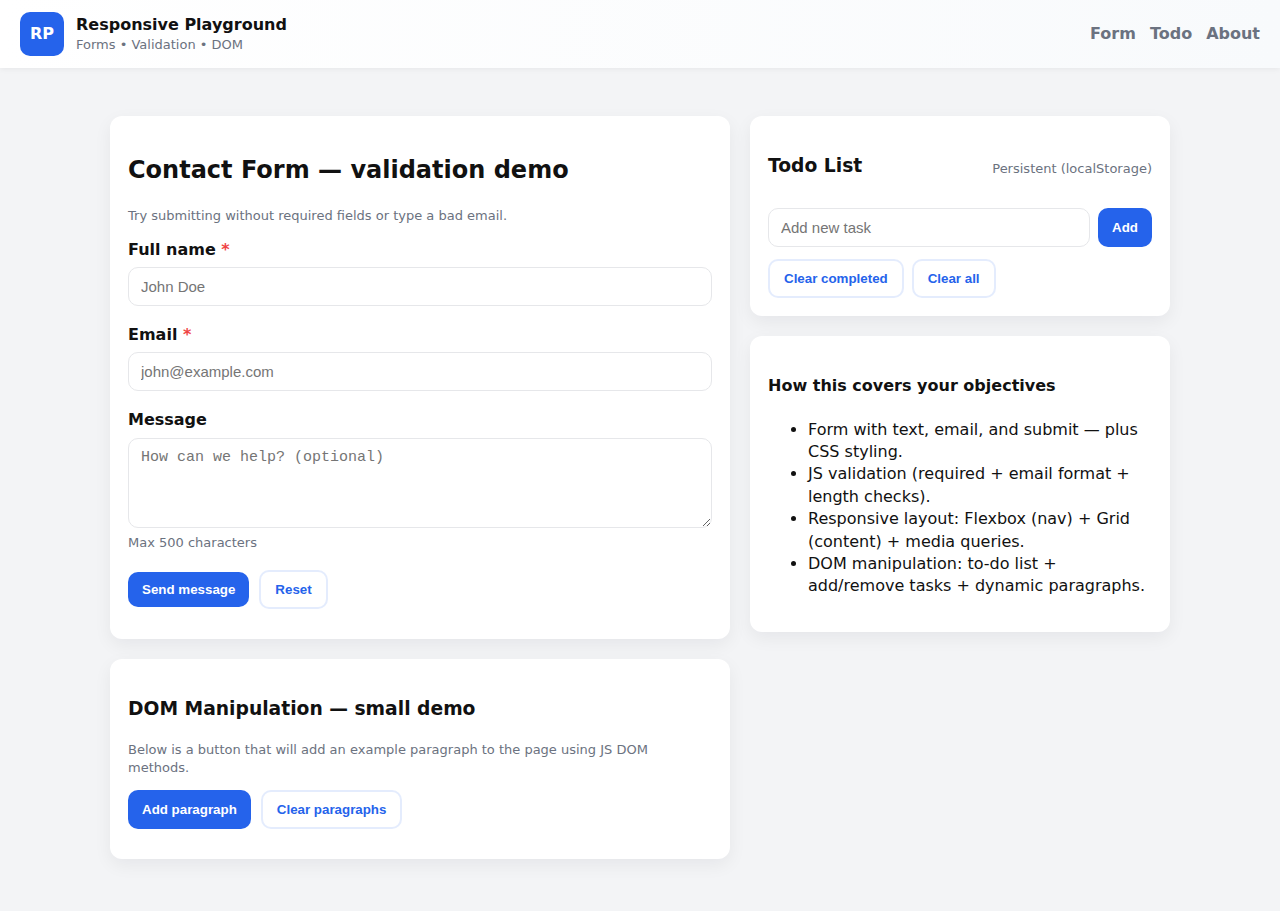
<file: Task2/index.html>
<!doctype html>
<html lang="en">
<head>
  <meta charset="utf-8" />
  <meta name="viewport" content="width=device-width,initial-scale=1" />
  <title>Responsive Form + Todo Example</title>
  <link rel="stylesheet" href="styles.css">
</head>
<body>
  <header class="navbar">
    <div class="brand">
      <div class="logo">RP</div>
      <div>
        <div style="font-weight:800">Responsive Playground</div>
        <div style="font-size:13px;color:var(--muted)">Forms • Validation • DOM</div>
      </div>
    </div>

    <nav class="navlinks">
      <a href="#form">Form</a>
      <a href="#todo">Todo</a>
      <a href="#about">About</a>
    </nav>
  </header>

  <main class="container">
    <!-- left: form and demo content -->
    <section>
      <div class="card" id="form">
        <h2>Contact Form — validation demo</h2>
        <p class="helper">Try submitting without required fields or type a bad email.</p>

        <form id="contactForm" novalidate>
          <div class="row">
            <label for="name">Full name <span style="color:var(--danger)">*</span></label>
            <input id="name" name="name" type="text" required placeholder="John Doe" />
            <div class="error" data-for="name"></div>
          </div>

          <div class="row">
            <label for="email">Email <span style="color:var(--danger)">*</span></label>
            <input id="email" name="email" type="email" required placeholder="john@example.com" />
            <div class="error" data-for="email"></div>
          </div>

          <div class="row">
            <label for="message">Message</label>
            <textarea id="message" name="message" rows="4" placeholder="How can we help? (optional)"></textarea>
            <div class="helper">Max 500 characters</div>
            <div class="error" data-for="message"></div>
          </div>

          <div class="actions">
            <button type="submit">Send message</button>
            <button type="button" class="secondary" id="resetBtn">Reset</button>
          </div>

          <div id="formAlert" class="helper" style="margin-top:12px"></div>
        </form>
      </div>

      <div class="card" style="margin-top:20px">
        <h3>DOM Manipulation — small demo</h3>
        <p class="helper">Below is a button that will add an example paragraph to the page using JS DOM methods.</p>
        <div style="display:flex;gap:10px">
          <button id="addPara">Add paragraph</button>
          <button id="clearParas" class="secondary">Clear paragraphs</button>
        </div>
        <div id="paras" style="margin-top:12px"></div>
      </div>
    </section>

    <!-- right column: todo list -->
    <aside>
      <div class="card" id="todo">
        <div class="todo-header">
          <h3>Todo List</h3>
          <small class="helper">Persistent (localStorage)</small>
        </div>

        <div style="display:flex;gap:8px;margin-bottom:10px">
          <input id="todoInput" type="text" placeholder="Add new task" style="flex:1" />
          <button id="addTodo">Add</button>
        </div>

        <ul class="todo-list" id="todoList"></ul>

        <div style="display:flex;gap:8px;margin-top:12px">
          <button id="clearCompleted" class="secondary">Clear completed</button>
          <button id="clearAll" class="secondary">Clear all</button>
        </div>
      </div>

      <div class="card" style="margin-top:20px" id="about">
        <h4>How this covers your objectives</h4>
        <ul>
          <li>Form with text, email, and submit — plus CSS styling.</li>
          <li>JS validation (required + email format + length checks).</li>
          <li>Responsive layout: Flexbox (nav) + Grid (content) + media queries.</li>
          <li>DOM manipulation: to-do list + add/remove tasks + dynamic paragraphs.</li>
        </ul>
      </div>
    </aside>
  </main>

  <script src="script.js" defer></script>
</body>
</html>
</file>
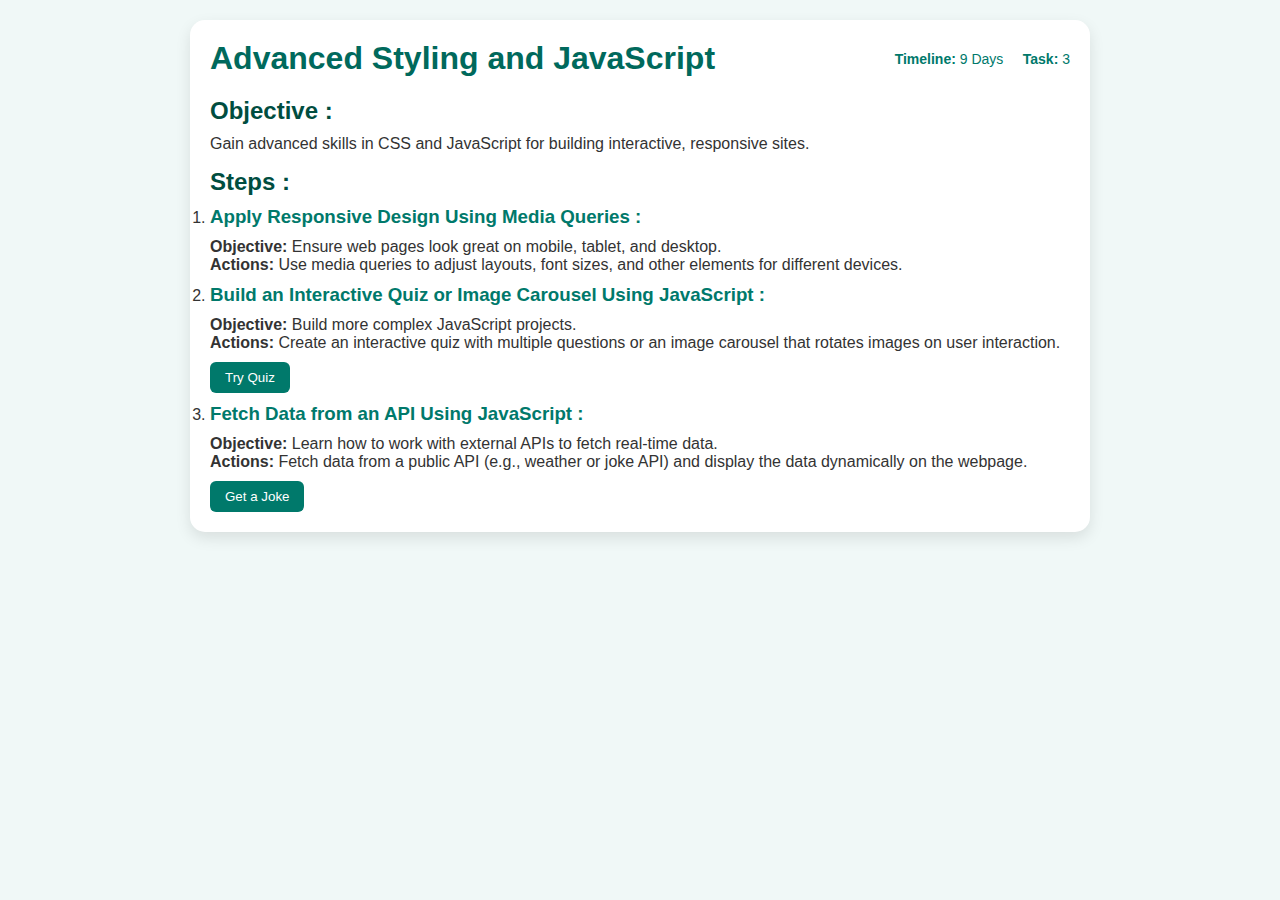
<file: Task3/index.html>
<!DOCTYPE html>
<html lang="en">
<head>
  <meta charset="UTF-8">
  <meta name="viewport" content="width=device-width, initial-scale=1.0">
  <title>Advanced Styling and JavaScript</title>
  <link rel="stylesheet" href="style.css">
</head>
<body>
  <div class="container">
    <header>
      <h1>Advanced Styling and JavaScript</h1>
      <div class="meta">
        <span><strong>Timeline:</strong> 9 Days</span>
        <span><strong>Task:</strong> 3</span>
      </div>
    </header>

    <section class="objective">
      <h2>Objective :</h2>
      <p>Gain advanced skills in CSS and JavaScript for building interactive, responsive sites.</p>
    </section>

    <section class="steps">
      <h2>Steps :</h2>
      <ol>
        <li>
          <h3>Apply Responsive Design Using Media Queries :</h3>
          <p><strong>Objective:</strong> Ensure web pages look great on mobile, tablet, and desktop.</p>
          <p><strong>Actions:</strong> Use media queries to adjust layouts, font sizes, and other elements for different devices.</p>
        </li>

        <li>
          <h3>Build an Interactive Quiz or Image Carousel Using JavaScript :</h3>
          <p><strong>Objective:</strong> Build more complex JavaScript projects.</p>
          <p><strong>Actions:</strong> Create an interactive quiz with multiple questions or an image carousel that rotates images on user interaction.</p>
          <button id="startQuiz">Try Quiz</button>
          <div id="quizContainer" class="hidden"></div>
        </li>

        <li>
          <h3>Fetch Data from an API Using JavaScript :</h3>
          <p><strong>Objective:</strong> Learn how to work with external APIs to fetch real-time data.</p>
          <p><strong>Actions:</strong> Fetch data from a public API (e.g., weather or joke API) and display the data dynamically on the webpage.</p>
          <button id="fetchJoke">Get a Joke</button>
          <p id="joke"></p>
        </li>
      </ol>
    </section>
  </div>
  
  <script src="script.js"></script>
</body>
</html>
</file>
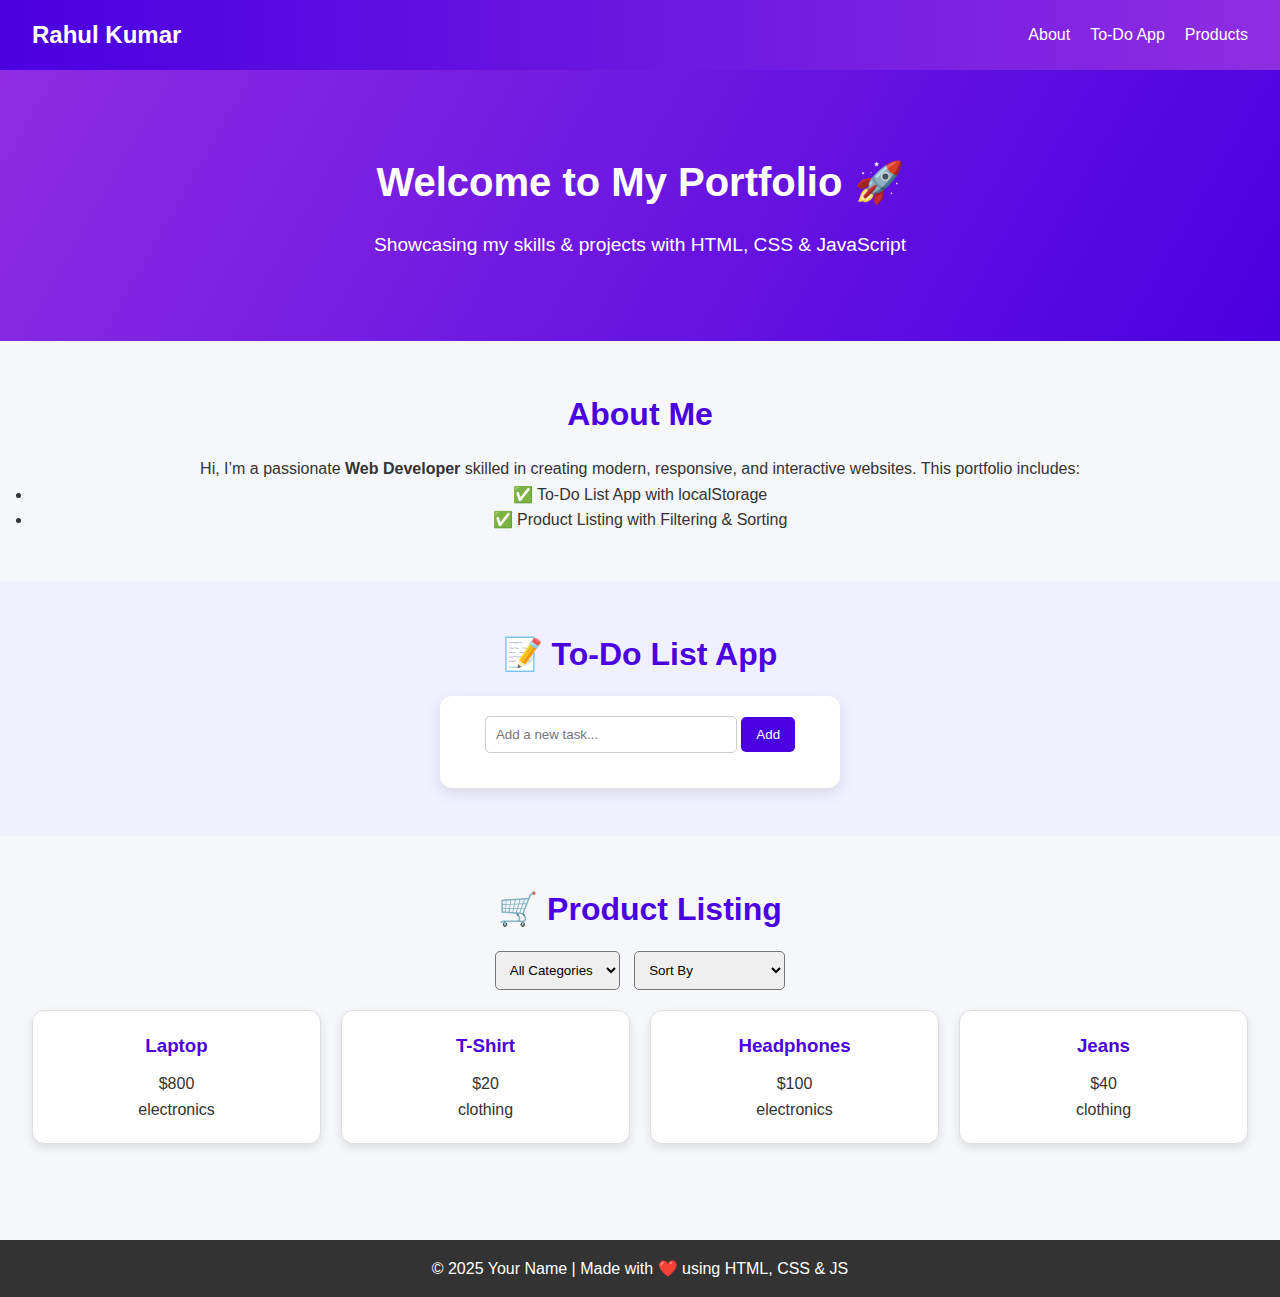
<file: Task4/index.html>
<!DOCTYPE html>
<html lang="en">
<head>
  <meta charset="UTF-8">
  <meta name="viewport" content="width=device-width, initial-scale=1.0">
  <title>Portfolio</title>
  <link rel="stylesheet" href="style.css">
</head>
<body>

  <header>
    <nav>
      <h1 class="logo">Rahul Kumar</h1>
      <ul>
        <li><a href="#about">About</a></li>
        <li><a href="#todo">To-Do App</a></li>
        <li><a href="#products">Products</a></li>
      </ul>
    </nav>
  </header>

  <section class="hero">
    <h2>Welcome to My Portfolio 🚀</h2>
    <p>Showcasing my skills & projects with HTML, CSS & JavaScript</p>
  </section>

  <section id="about" class="section">
    <h2>About Me</h2>
    <p>
      Hi, I’m a passionate <b>Web Developer</b> skilled in creating modern, responsive, and interactive websites.  
      This portfolio includes:
    </p>
    <ul>
      <li>✅ To-Do List App with localStorage</li>
      <li>✅ Product Listing with Filtering & Sorting</li>
    </ul>
  </section>

  <section id="todo" class="section alt">
    <h2>📝 To-Do List App</h2>
    <div class="todo-container">
      <input type="text" id="taskInput" placeholder="Add a new task...">
      <button onclick="addTask()" class="btn">Add</button>
      <ul id="taskList"></ul>
    </div>
  </section>

  <section id="products" class="section">
    <h2>🛒 Product Listing</h2>
    <div class="controls">
      <select id="categoryFilter" onchange="filterProducts()">
        <option value="all">All Categories</option>
        <option value="electronics">Electronics</option>
        <option value="clothing">Clothing</option>
      </select>
      <select id="sortBy" onchange="sortProducts()">
        <option value="default">Sort By</option>
        <option value="low">Price: Low to High</option>
        <option value="high">Price: High to Low</option>
      </select>
    </div>
    <div id="productList" class="grid"></div>
  </section>

  <footer>
    <p>© 2025 Your Name | Made with ❤️ using HTML, CSS & JS</p>
  </footer>

  <script src="script.js"></script>
</body>
</html>
</file>
<file: Task2/styles.css>
:root {
  --accent: #2563eb;
  --muted: #6b7280;
  --card: #ffffff;
  --bg: #f3f4f6;
  --danger: #ef4444;
  --radius: 12px;
  font-family: Inter, system-ui, -apple-system, "Segoe UI", Roboto,
    "Helvetica Neue", Arial;
}
* {
  box-sizing: border-box;
}
body {
  margin: 0;
  background: var(--bg);
  color: #111;
  line-height: 1.4;
}

/* NAVBAR (Flexbox) */
.navbar {
  display: flex;
  justify-content: space-between;
  align-items: center;
  padding: 12px 20px;
  background: linear-gradient(90deg, #fff, #f8fafc);
  box-shadow: 0 1px 6px rgba(2, 6, 23, 0.06);
}
.brand {
  display: flex;
  gap: 12px;
  align-items: center;
}
.logo {
  width: 44px;
  height: 44px;
  border-radius: 10px;
  background: var(--accent);
  display: grid;
  place-items: center;
  color: #fff;
  font-weight: 700;
}
.navlinks {
  display: flex;
  gap: 14px;
}
.navlinks a {
  color: var(--muted);
  text-decoration: none;
  font-weight: 600;
}

/* LAYOUT: CSS Grid for main content */
.container {
  max-width: 1100px;
  margin: 28px auto;
  padding: 20px;
  display: grid;
  grid-template-columns: 1fr 420px;
  gap: 20px;
}
.card {
  background: var(--card);
  padding: 18px;
  border-radius: var(--radius);
  box-shadow: 0 6px 18px rgba(15, 23, 42, 0.06);
}

/* FORM STYLES */
form .row {
  display: flex;
  flex-direction: column;
  margin-bottom: 12px;
}
label {
  font-weight: 600;
  margin-bottom: 6px;
}
input[type="text"],
input[type="email"],
textarea {
  padding: 10px 12px;
  border-radius: 10px;
  border: 1px solid #e6e7ea;
  font-size: 15px;
}
.helper {
  font-size: 13px;
  color: var(--muted);
  margin-top: 6px;
}
.error {
  color: var(--danger);
  font-size: 13px;
  margin-top: 6px;
}
.actions {
  display: flex;
  gap: 10px;
  align-items: center;
}
button {
  background: var(--accent);
  color: #fff;
  border: 0;
  padding: 10px 14px;
  border-radius: 10px;
  font-weight: 700;
  cursor: pointer;
}
button.secondary {
  background: transparent;
  color: var(--accent);
  border: 2px solid rgba(37, 99, 235, 0.12);
}

/* TODO List */
.todo-header {
  display: flex;
  justify-content: space-between;
  align-items: center;
  margin-bottom: 10px;
}
.todo-list {
  list-style: none;
  padding: 0;
  margin: 0;
}
.todo-item {
  display: flex;
  justify-content: space-between;
  align-items: center;
  padding: 10px;
  border-radius: 8px;
  border: 1px solid #eef2ff;
  margin-bottom: 8px;
}
.todo-item.done {
  opacity: 0.6;
  text-decoration: line-through;
}
.todo-actions button {
  background: transparent;
  border: 0;
  cursor: pointer;
  margin-left: 8px;
  font-weight: 700;
}

/* small screen responsiveness */
@media (max-width: 900px) {
  .container {
    grid-template-columns: 1fr;
  }
  .navlinks {
    display: none;
  }
}

@media (max-width: 420px) {
  .navbar {
    padding: 10px;
  }
  .logo {
    width: 38px;
    height: 38px;
    font-size: 14px;
  }
}
</file>
<file: Task3/style.css>
* {
  margin: 0;
  padding: 0;
  box-sizing: border-box;
  font-family: "Segoe UI", sans-serif;
}

body {
  background: #f0f8f7;
  color: #333;
  padding: 20px;
}

.container {
  max-width: 900px;
  margin: auto;
  background: #fff;
  border-radius: 15px;
  padding: 20px;
  box-shadow: 0px 6px 15px rgba(0,0,0,0.1);
}

header {
  display: flex;
  justify-content: space-between;
  align-items: center;
  margin-bottom: 20px;
}

.meta span {
  margin-left: 15px;
  font-size: 14px;
  color: #00796b;
}

h1 {
  color: #00695c;
}

h2 {
  margin: 15px 0 10px;
  color: #004d40;
}

h3 {
  margin: 10px 0;
  color: #00796b;
}

button {
  margin-top: 10px;
  padding: 8px 15px;
  border: none;
  border-radius: 6px;
  background: #00796b;
  color: #fff;
  cursor: pointer;
  transition: 0.3s;
}

button:hover {
  background: #004d40;
}

.hidden {
  display: none;
}

@media (max-width: 768px) {
  .container {
    padding: 15px;
  }

  header {
    flex-direction: column;
    align-items: flex-start;
  }

  .meta {
    margin-top: 10px;
  }
}
</file>
<file: Task4/style.css>
* {
  margin: 0;
  padding: 0;
  box-sizing: border-box;
}
body {
  font-family: "Segoe UI", Arial, sans-serif;
  line-height: 1.6;
  background: #f5f7fa;
  color: #333;
  scroll-behavior: smooth;
}

header {
  background: linear-gradient(90deg, #4a00e0, #8e2de2);
  color: white;
  padding: 1rem 2rem;
  position: sticky;
  top: 0;
  z-index: 1000;
}
nav {
  display: flex;
  justify-content: space-between;
  align-items: center;
}
.logo {
  font-size: 1.5rem;
  font-weight: bold;
}
nav ul {
  display: flex;
  list-style: none;
}
nav ul li {
  margin-left: 20px;
}
nav ul li a {
  color: white;
  text-decoration: none;
  font-weight: 500;
  transition: 0.3s;
}
nav ul li a:hover {
  color: #ffdd57;
}

.hero {
  text-align: center;
  padding: 5rem 2rem;
  background: linear-gradient(120deg, #8e2de2, #4a00e0);
  color: white;
}
.hero h2 {
  font-size: 2.5rem;
  margin-bottom: 1rem;
}
.hero p {
  font-size: 1.2rem;
}

.section {
  padding: 3rem 2rem;
  text-align: center;
}
.section.alt {
  background: #f0f0ff;
}
.section h2 {
  font-size: 2rem;
  margin-bottom: 1rem;
  color: #4a00e0;
}

.todo-container {
  background: white;
  padding: 20px;
  border-radius: 12px;
  box-shadow: 0 5px 15px rgba(0,0,0,0.1);
  max-width: 400px;
  margin: auto;
}
.todo-container input {
  padding: 10px;
  width: 70%;
  border: 1px solid #ccc;
  border-radius: 5px;
}
.btn {
  padding: 10px 15px;
  background: #4a00e0;
  color: white;
  border: none;
  border-radius: 5px;
  cursor: pointer;
}
.btn:hover {
  background: #8e2de2;
}
#taskList {
  list-style: none;
  padding: 0;
  margin-top: 15px;
}
#taskList li {
  background: #eee;
  padding: 10px;
  margin-top: 5px;
  display: flex;
  justify-content: space-between;
  border-radius: 5px;
  transition: transform 0.2s;
}
#taskList li:hover {
  transform: scale(1.03);
}
#taskList button {
  background: red;
  color: white;
  border: none;
  border-radius: 5px;
  cursor: pointer;
}

.controls {
  margin-bottom: 20px;
}
select {
  padding: 10px;
  margin: 0 5px;
  border-radius: 5px;
}
.grid {
  display: grid;
  grid-template-columns: repeat(auto-fit, minmax(220px, 1fr));
  gap: 20px;
  margin-top: 20px;
}
.card {
  background: white;
  border: 1px solid #ddd;
  padding: 20px;
  border-radius: 12px;
  text-align: center;
  box-shadow: 0 4px 10px rgba(0,0,0,0.1);
  transition: transform 0.3s;
}
.card:hover {
  transform: translateY(-5px);
}
.card h3 {
  margin-bottom: 10px;
  color: #4a00e0;
}

footer {
  background: #333;
  color: white;
  text-align: center;
  padding: 1rem;
  margin-top: 3rem;
}
</file>
